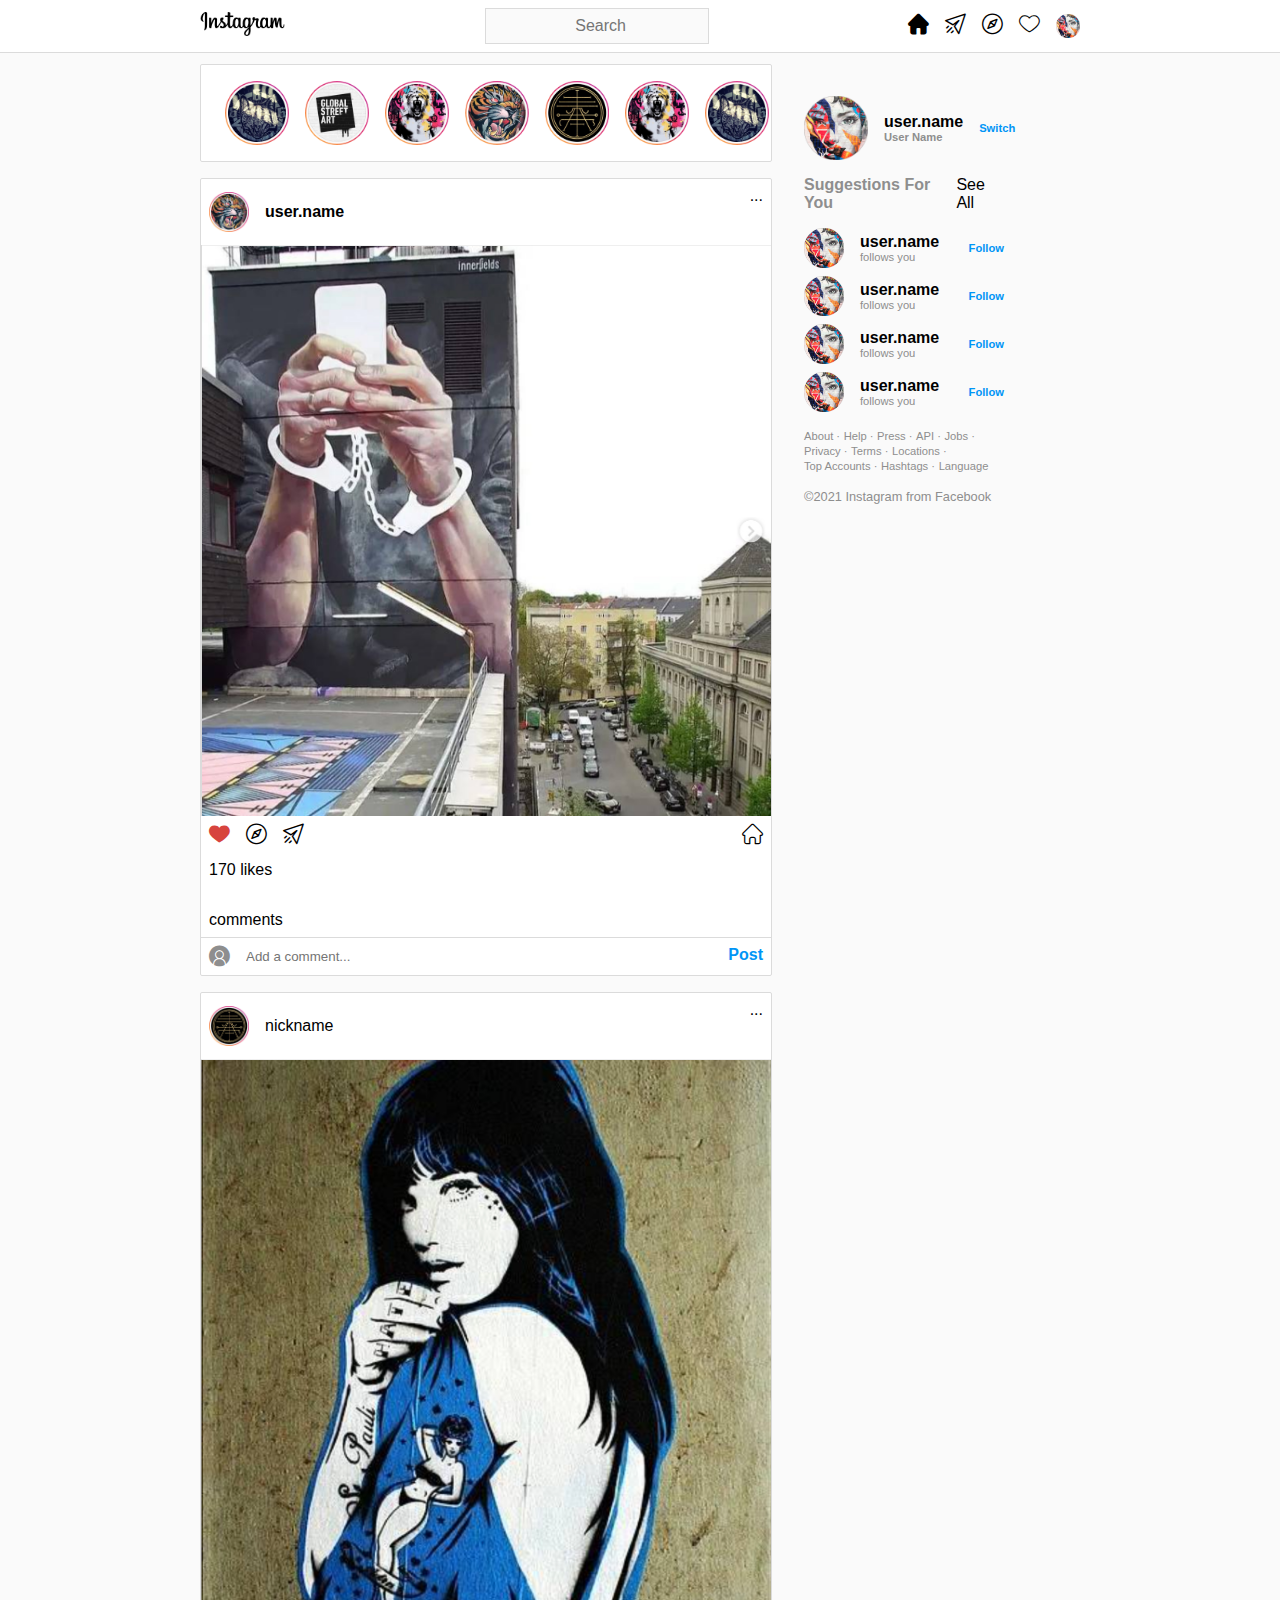
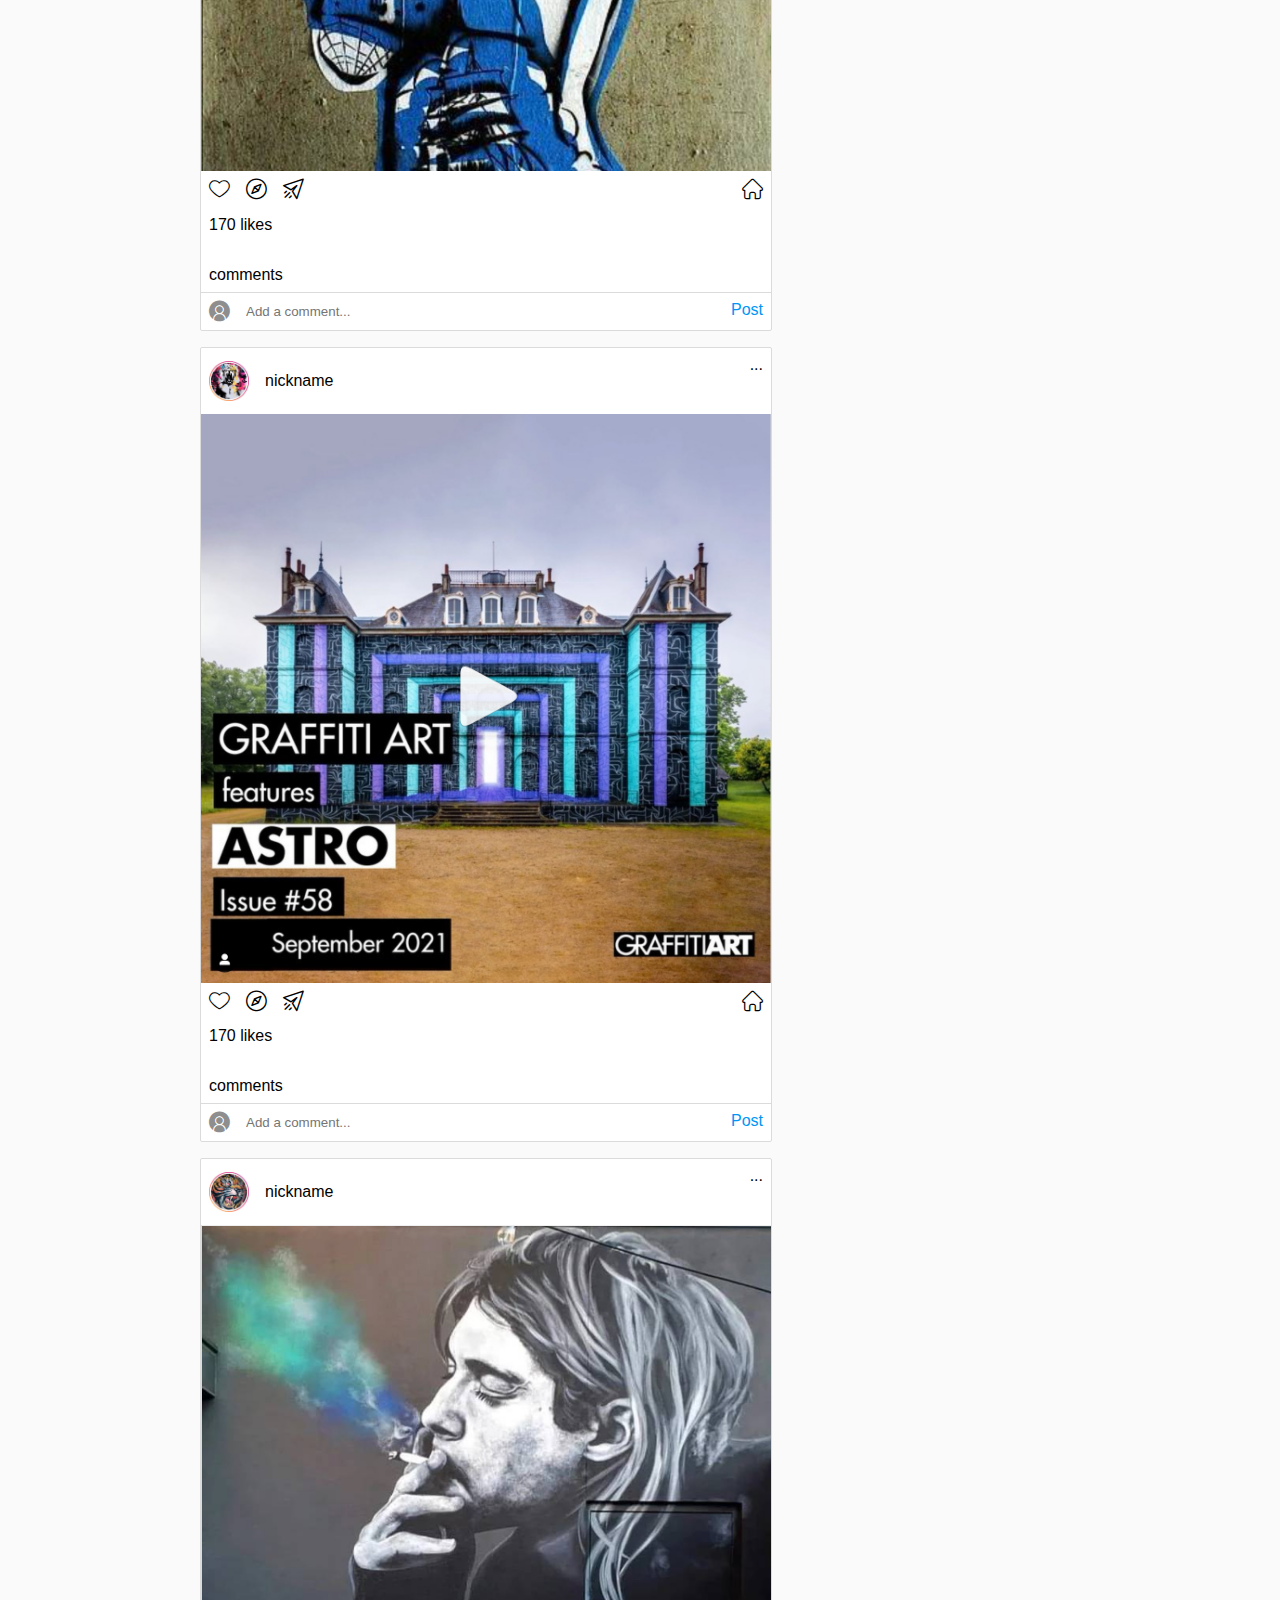
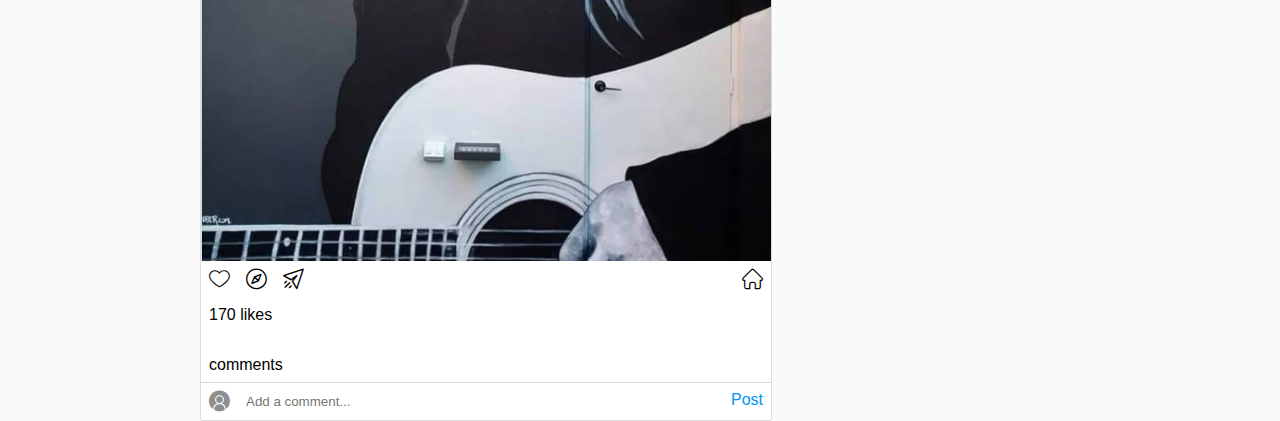
<file: src/index.html>
<!DOCTYPE html>
<html lang="en">
<head>
  <meta charset="UTF-8">
  <meta http-equiv="X-UA-Compatible" content="IE=edge">
  <meta name="viewport" content="width=device-width, initial-scale=1.0">
  <link rel="stylesheet" href="./css/main.css">
  <link rel="icon" sizes="192x192" href="./assets/img/logo-ico.png">
  <title>Instagrammy Home</title>
</head>
<body>
  <header class="header">
    <div class="header__inner">
      <span class="icon-compass hide-in-web"></span>
      <a href="./">
        <img class="logo--small" src="./assets/img/Instagram-Logo.png" alt="Instagram logo" >
      </a>
      <input type="text" class="[ input input__search ] hide-in-mobile" placeholder="Search">
      <nav>
        <ul class="menu">
          <li class="hide-in-mobile"><span class="icon-home-full"></span></li>
          <li><span class="icon-send"></span></li>
          <li class="hide-in-mobile"><span class="icon-compass"></span></li>
          <li class="hide-in-mobile"><span class="icon-heart"></span></li>
          <li class="hide-in-mobile">
            <a href="./profile.html"><img class="image image__avatar --tiny" src="./assets/img/profile/my-profile.png" alt="Instagram logo" ></a>
          </li>
        </ul>
      </nav>
    </div>
  </header>
  <main class="container column">
    <article class="column__main">
      <section class="[ box --no-border ]">
        <ul class="flex p-1 overflow-hidden">
          <li><img class="image image__avatar my-05" src="./assets/img/profile/profile01.png" alt=""></li>
          <li><img class="image image__avatar my-05" src="./assets/img/profile/profile02.png" alt=""></li>
          <li><img class="image image__avatar my-05" src="./assets/img/profile/profile03.png" alt=""></li>
          <li><img class="image image__avatar my-05" src="./assets/img/profile/profile04.png" alt=""></li>
          <li><img class="image image__avatar my-05" src="./assets/img/profile/profile05.png" alt=""></li>
          <li><img class="image image__avatar my-05" src="./assets/img/profile/profile03.png" alt=""></li>
          <li><img class="image image__avatar my-05" src="./assets/img/profile/profile01.png" alt=""></li>
          <li><img class="image image__avatar my-05" src="./assets/img/profile/profile04.png" alt=""></li>
          <li><img class="image image__avatar my-05" src="./assets/img/profile/profile05.png" alt=""></li>
          <li><img class="image image__avatar my-05" src="./assets/img/profile/profile04.png" alt=""></li>
        </ul>
      </section>
      <section class="[ box --no-border ]">
        <header class="flex-between p-05">
          <div class="flex-align-center">
            <img class="image image__avatar --small" src="./assets/img/profile/profile04.png" alt="">
            <p class="my-1 text-bold">user.name</p>
          </div>
          <span>...</span>
        </header>
        <article>
          <img class="image" src="./assets/img/post/post02.jpg" alt="">
        </article>
        <footer>
          <nav class="flex-between p-05">
            <div class="flex-column">
              <div class="flex">
                <span class="icon-heart-like"></span>
                <span class="icon-compass my-1"></span>
                <span class="icon-send"></span>
              </div>
              <p>170 likes</p>
            </div>
            <span class="icon-home"></span>
          </nav>
          <div class="p-05">
            <span>comments</span>
          </div>
          <div class="flex-between border-top p-05">
            <div class="flex">
              <span class="icon-avatar"></span>
              <input type="text" class="my-1" placeholder="Add a comment...">
            </div>
            <span class="color-success text-bold">Post</span>
          </div>
        </footer>
      </section>
      <section class="[ box --no-border ]">
        <header class="flex-between p-05">
          <div class="flex-align-center">
            <img class="image image__avatar --small" src="./assets/img/profile/profile05.png" alt="">
            <p class="my-1">nickname</p>
          </div>
          <span>...</span>
        </header>
        <article>
          <img class="image" src="./assets/img/post/post03.jpg" alt="">
        </article>
        <footer>
          <nav class="flex-between p-05">
            <div class="flex-column">
              <div class="flex">
                <span class="icon-heart"></span>
                <span class="icon-compass my-1"></span>
                <span class="icon-send"></span>
              </div>
              <p>170 likes</p>
            </div>
            <span class="icon-home"></span>
          </nav>
          <div class="p-05">
            <span>comments</span>
          </div>
          <div class="flex-between border-top p-05">
            <div class="flex">
              <span class="icon-avatar"></span>
              <input type="text" class="my-1" placeholder="Add a comment...">
            </div>
            <span class="color-success">Post</span>
          </div>
        </footer>
      </section>
      <section class="[ box --no-border ]">
        <header class="flex-between p-05">
          <div class="flex-align-center">
            <img class="image image__avatar --small" src="./assets/img/profile/profile03.png" alt="">
            <p class="my-1">nickname</p>
          </div>
          <span>...</span>
        </header>
        <article>
          <img class="image" src="./assets/img/post/post01.jpg" alt="">
        </article>
        <footer>
          <nav class="flex-between p-05">
            <div class="flex-column">
              <div class="flex">
                <span class="icon-heart"></span>
                <span class="icon-compass my-1"></span>
                <span class="icon-send"></span>
              </div>
              <p>170 likes</p>
            </div>
            <span class="icon-home"></span>
          </nav>
          <div class="p-05">
            <span>comments</span>
          </div>
          <div class="flex-between border-top p-05">
            <div class="flex">
              <span class="icon-avatar"></span>
              <input type="text" class="my-1" placeholder="Add a comment...">
            </div>
            <span class="color-success">Post</span>
          </div>
        </footer>
      </section>
      <section class="[ box --no-border ]">
        <header class="flex-between p-05">
          <div class="flex-align-center">
            <img class="image image__avatar --small" src="./assets/img/profile/profile04.png" alt="">
            <p class="my-1">nickname</p>
          </div>
          <span>...</span>
        </header>
        <article>
          <img class="image" src="./assets/img/post/post04.jpg" alt="">
        </article>
        <footer>
          <nav class="flex-between p-05">
            <div class="flex-column">
              <div class="flex">
                <span class="icon-heart"></span>
                <span class="icon-compass my-1"></span>
                <span class="icon-send"></span>
              </div>
              <p>170 likes</p>
            </div>
            <span class="icon-home"></span>
          </nav>
          <div class="p-05">
            <span>comments</span>
          </div>
          <div class="flex-between border-top p-05">
            <div class="flex">
              <span class="icon-avatar"></span>
              <input type="text" class="my-1" placeholder="Add a comment...">
            </div>
            <span class="color-success">Post</span>
          </div>
        </footer>
      </section>
    </article>
    <aside class="column__second hide-in-mobile mt-1 p-3">
      <section class="flex-between-center">
        <div class="flex-align-center">
          <img class="image image__avatar" src="./assets/img/profile/my-profile.png" alt="">
          <div class="flex-column px-1">
            <span class="text-bold">user.name</span>
            <span class="text-tag text-bold">User Name</span>
          </div>
        </div>
        <span class="text-success">Switch</span>
      </section>
      <section>
        <div class="flex-between-center">
          <p class="text-grey-dark text-bold">Suggestions For You</p>
          <span>See All</span>
        </div>
        <div class="flex-between-center pb-05">
          <div class="flex-align-center">
            <img class="image image__avatar --small" src="./assets/img/profile/my-profile.png" alt="">
            <div class="flex-column px-1">
              <span class="text-bold">user.name</span>
              <span class="text-tag">follows you</span>
            </div>
          </div>
          <span class="text-success">Follow</span>
        </div>
        <div class="flex-between-center pb-05">
          <div class="flex-align-center">
            <img class="image image__avatar --small" src="./assets/img/profile/my-profile.png" alt="">
            <div class="flex-column px-1">
              <span class="text-bold">user.name</span>
              <span class="text-tag">follows you</span>
            </div>
          </div>
          <span class="text-success">Follow</span>
        </div>
        <div class="flex-between-center pb-05">
          <div class="flex-align-center">
            <img class="image image__avatar --small" src="./assets/img/profile/my-profile.png" alt="">
            <div class="flex-column px-1">
              <span class="text-bold">user.name</span>
              <span class="text-tag">follows you</span>
            </div>
          </div>
          <span class="text-success">Follow</span>
        </div>
        <div class="flex-between-center">
          <div class="flex-align-center">
            <img class="image image__avatar --small" src="./assets/img/profile/my-profile.png" alt="">
            <div class="flex-column px-1">
              <span class="text-bold">user.name</span>
              <span class="text-tag">follows you</span>
            </div>
          </div>
          <span class="text-success">Follow</span>
        </div>
      </section>
      <footer class="footer-link --small py-1">
        <section>
          <a href="#">About · </a>
          <a href="#">Help ·</a>
          <a href="#">Press ·</a>
          <a href="#">API ·</a>
          <a href="#">Jobs ·</a>
          <a href="#">Privacy ·</a>
          <a href="#">Terms ·</a>
          <a href="#">Locations ·</a>
          <a href="#">Top Accounts ·</a>
          <a href="#">Hashtags ·</a>
          <a href="#">Language</a>
        </section>
        <section class="color-grey-dark py-1">
          <span>&copy;2021 Instagram from Facebook</span>
        </section>
      </footer>
    </aside>
  </main>
  <footer class="footer hide-in-web">
    <nav>
      <ul class="menu menu__mobile">
        <li><span class="icon-home-full"></span></li>
        <li><span class="icon-send"></span></li>
        <li><span class="icon-compass"></span></li>
        <li><span class="icon-heart"></span></li>
        <li><a href="./profile.html"><img class="image image__avatar --small" src="./assets/img/profile/my-profile.png" alt="Instagram logo" ></a></li>
      </ul>
    </nav>
  </footer>
</body>
</html>
</file>
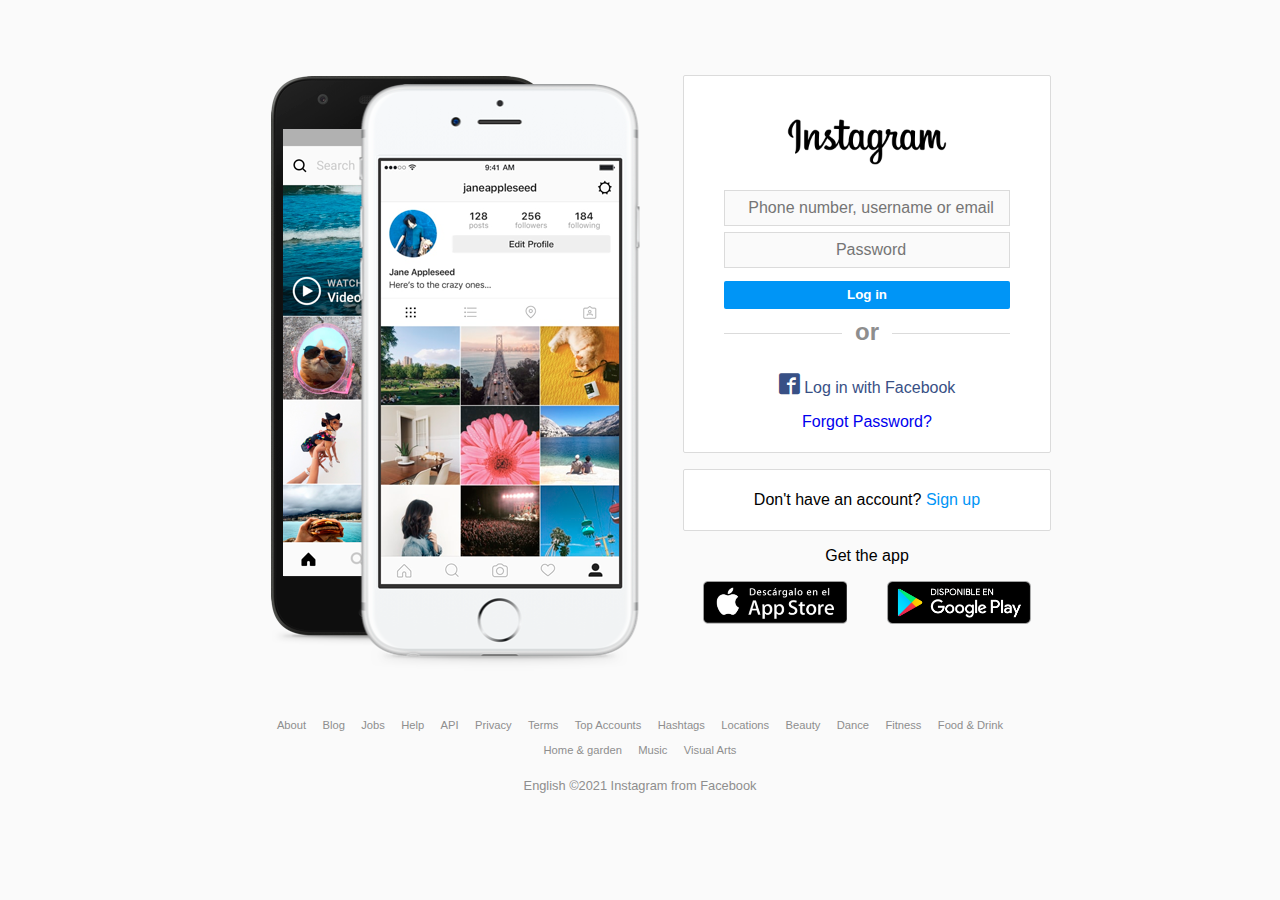
<file: src/login.html>
<!DOCTYPE html>
<html lang="en">
<head>
  <meta charset="UTF-8">
  <meta http-equiv="X-UA-Compatible" content="IE=edge">
  <meta name="viewport" content="width=device-width, initial-scale=1.0">
  <link rel="stylesheet" href="./css/main.css">
  <script src="assets/js/main.js" defer></script>
  <link rel="icon" sizes="192x192" href="./assets/img/logo-ico.png">
  <title>Instagrammy Login</title>
</head>
<body>
  <section class="container flex-column flex-center-center">
    <main class="flex-center">
      <section class="hide-in-mobile">
        <img src="./assets/img/mockup.png" alt="Mobile">
      </section>
      <section class="flex-column">
        <div class="[ box --no-border ] flex-column p-2">
          <header class="flex-center">
            <img class="logo" src="./assets/img/Instagram-Logo.png" alt="Instagram logo" >
          </header>
          <form action="" class="flex-column">
            <input type="text" class="input" placeholder="Phone number, username or email">
            <input type="password" class="input" placeholder="Password">
            <button class="button" id="login">Log in</button>
            <h2 class="overline"><span class="overline__text">or</span></h2>
            <div class="flex-column flex-center-center">
              <div class="color-facebook py-1">
                <span class="icon-facebook"></span>
                <span>Log in with Facebook</span>
              </div>
              <span><a href="#">Forgot Password?</a></span>
            </div>
          </form>
        </div>
        <div class="[ box --no-border ] text-center p-2">
          <span>Don't have an account?<a class="color-success" href="#"> Sign up</a></span>
        </div>
        <footer class="flex-column">
          <span class="text-center py-1">Get the app</span>
          <div class="flex-around">
            <img class="logo-store" src="./assets/img/app-store.png" alt="Apple store">
            <img class="logo-store" src="./assets/img/apple-store.png" alt="Google store">
          </div>
        </footer>
      </section>
    </main>
    <footer class="footer-link p-3">
      <section class="text-center">
        <a href="#">About</a>
        <a href="#">Blog</a>
        <a href="#">Jobs</a>
        <a href="#">Help</a>
        <a href="#">API</a>
        <a href="#">Privacy</a>
        <a href="#">Terms</a>
        <a href="#">Top Accounts</a>
        <a href="#">Hashtags</a>
        <a href="#">Locations</a>
        <a href="#">Beauty</a>
        <a href="#">Dance</a>
        <a href="#">Fitness</a>
        <a href="#">Food & Drink</a>
        <a href="#">Home & garden</a>
        <a href="#">Music</a>
        <a href="#">Visual Arts</a>
      </section>
      <section class="text-center color-grey-dark p-1">
        <span>English</span>
        <span>&copy;2021 Instagram from Facebook</span>
      </section>
    </footer>
  </section>
</body>
</html>
</file>
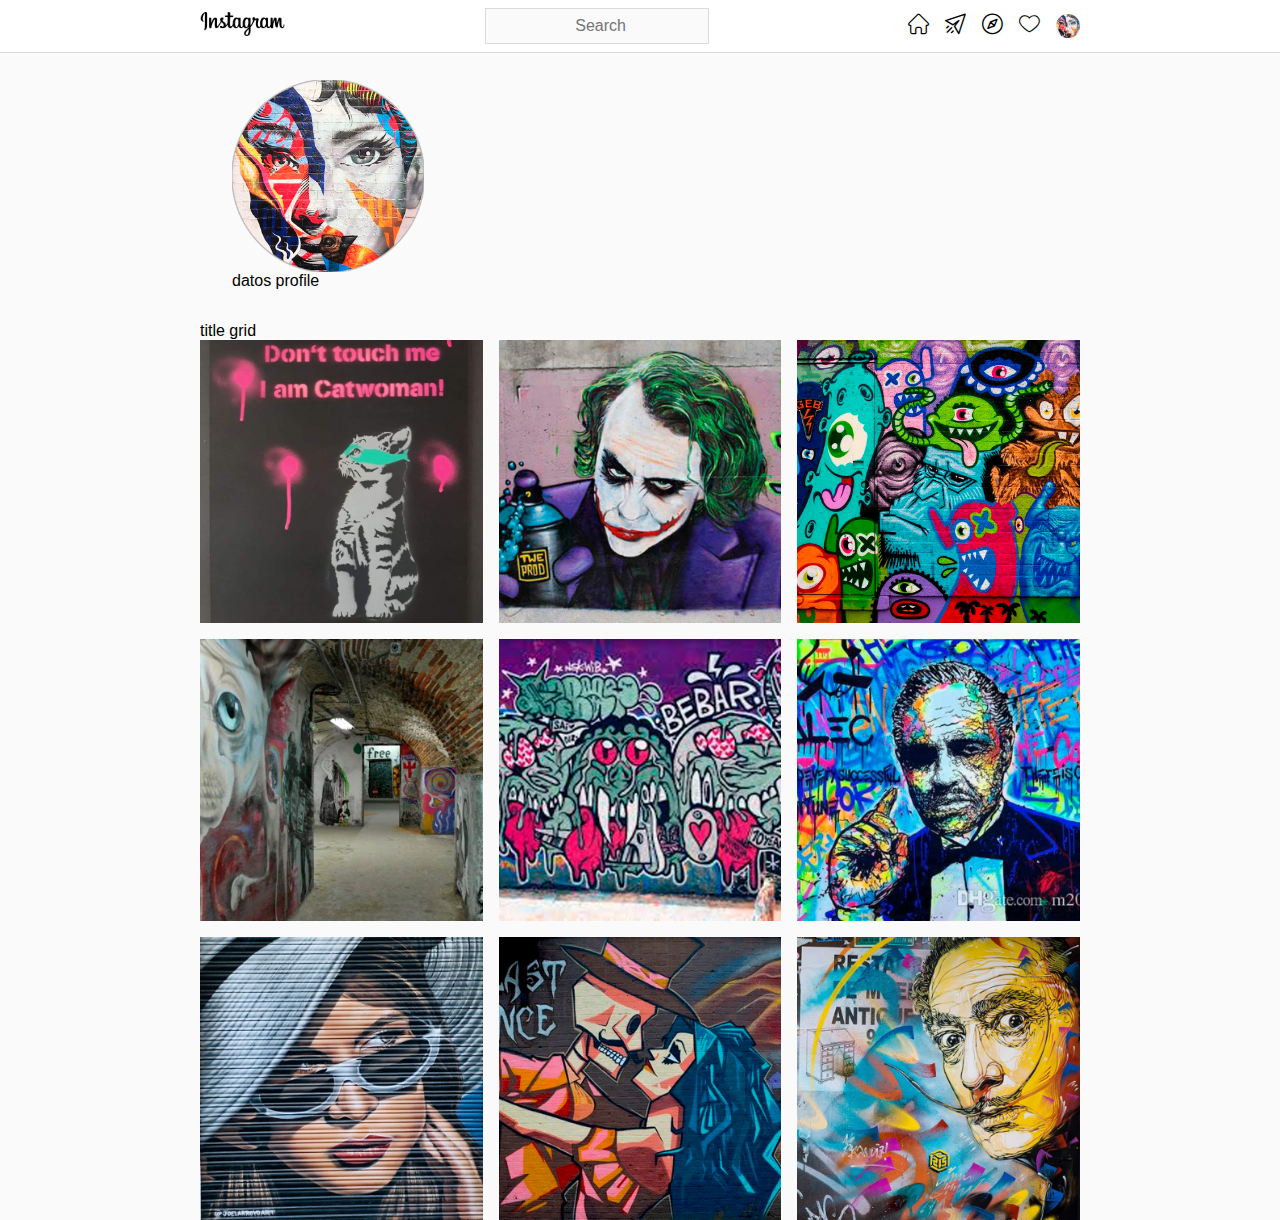
<file: src/profile.html>
<!DOCTYPE html>
<html lang="en">
<head>
  <meta charset="UTF-8">
  <meta http-equiv="X-UA-Compatible" content="IE=edge">
  <meta name="viewport" content="width=device-width, initial-scale=1.0">
  <link rel="stylesheet" href="./css/main.css">
  <link rel="icon" sizes="192x192" href="./assets/img/logo-ico.png">
  <title>Instagrammy Profile</title>
</head>
<body>
  <header class="header">
    <div class="header__inner">
      <span class="icon-compass hide-in-web"></span>
      <a href="./">
        <img class="logo--small" src="./assets/img/Instagram-Logo.png" alt="Instagram logo" >
      </a>
      <input type="text" class="[ input input__search ] hide-in-mobile" placeholder="Search">
      <nav>
        <ul class="menu">
          <li class="hide-in-mobile"><span class="icon-home"></span></li>
          <li><span class="icon-send"></span></li>
          <li class="hide-in-mobile"><span class="icon-compass"></span></li>
          <li class="hide-in-mobile"><span class="icon-heart"></span></li>
          <li class="hide-in-mobile">
            <a href="./profile.html"><img class="image image__avatar --tiny" src="./assets/img/profile/my-profile.png" alt="Instagram user image" ></a>
          </li>
        </ul>
      </nav>
    </div>
  </header>
  <main class="container column flex-column">
    <header class="p-3">
      <div><img class="image image__avatar --big" src="./assets/img/profile/my-profile.png" alt="Instagram logo" ></div>
      <div>datos profile</div>
    </header>
    <article>
      <div>title grid</div>
      <div class="grid-3-to-3">
        <img src="./assets/img/gallery/gallery01.jpg" alt="">
        <img src="./assets/img/gallery/gallery02.jpg" alt="">
        <img src="./assets/img/gallery/gallery03.jpg" alt="">
        <img src="./assets/img/gallery/gallery04.jpg" alt="">
        <img src="./assets/img/gallery/gallery05.jpg" alt="">
        <img src="./assets/img/gallery/gallery06.jpg" alt="">
        <img src="./assets/img/gallery/gallery07.jpg" alt="">
        <img src="./assets/img/gallery/gallery08.jpg" alt="">
        <img src="./assets/img/gallery/gallery09.jpg" alt="">
      </div>
    </article>
  </main>
  <footer class="footer hide-in-web">
    <nav>
      <ul class="menu menu__mobile">
        <li><span class="icon-home"></span></li>
        <li><span class="icon-send"></span></li>
        <li><span class="icon-compass"></span></li>
        <li><span class="icon-heart"></span></li>
        <li><span class="icon-avatar"></span></li>
      </ul>
    </nav>
  </footer>
</body>
</html>
</file>
<file: src/css/main.css>
@charset "UTF-8";
*,
*::before,
*::after {
  padding: 0;
  margin: 0;
  border: 0;
  box-sizing: border-box;
  text-rendering: optimizeLegibility;
  text-decoration: none;
  -webkit-font-smoothing: antialiased;
  -moz-osx-font-smoothing: grayscale;
}

html {
  font-size: 16px;
}

body {
  font-family: "Lato", sans-serif;
  color: #000000;
  background-color: #fafafa;
}
@media screen and (max-width: 875px) {
  body {
    background-color: #ffffff;
  }
}

p {
  padding: 1rem 0;
}

img {
  width: 100%;
}

ul {
  list-style: none;
  padding-left: 0;
}

.grid-3-to-3, .grid-2-to-1 {
  display: grid;
  grid-gap: 1rem;
}

.grid-2-to-1 {
  grid-template-columns: 2fr 1fr;
}
@media screen and (max-width: 875px) {
  .grid-2-to-1 {
    grid-template-columns: auto;
  }
}

.grid-3-to-3 {
  grid-template-columns: repeat(3, 1fr);
}

.container {
  margin: auto;
  max-width: 55rem;
  min-height: 100vh;
  overflow: hidden;
}

.column {
  display: flex;
  margin-top: 3rem;
}
@media screen and (max-width: 875px) {
  .column {
    margin-top: 5rem;
  }
}
.column__main {
  width: 65%;
}
@media screen and (max-width: 875px) {
  .column__main {
    width: 100%;
  }
}
.column__second {
  width: 30%;
}

.header {
  position: fixed;
  top: 0;
  overflow: hidden;
  display: flex;
  justify-content: center;
  align-items: center;
  width: 100%;
  min-height: 3rem;
  background-color: #ffffff;
  border-bottom: 1px solid #dbdbdb;
}
@media screen and (max-width: 875px) {
  .header {
    border: none;
  }
}
.header__inner {
  display: flex;
  justify-content: space-between;
  align-items: center;
  max-width: 55rem;
  width: 100%;
}
@media screen and (max-width: 875px) {
  .header__inner {
    padding: 0 1rem;
  }
}

.footer {
  position: fixed;
  bottom: 0;
  overflow: hidden;
  display: flex;
  justify-content: center;
  align-items: center;
  width: 100%;
  background-color: #ffffff;
  border-top: 1px solid #dbdbdb;
}
.footer-link {
  font-size: 0.8rem;
}
.footer-link a {
  display: inline-block;
  margin: 0.4rem;
  font-size: 0.7rem;
  color: #8e8e8e;
}
.footer-link.--small a {
  margin: 0;
}

.menu {
  display: flex;
}
.menu li:not(:last-child) {
  padding-right: 1rem;
}
.menu__mobile {
  display: flex;
  justify-content: space-evenly;
  padding: 1rem;
}

.logo {
  max-width: 10rem;
}
.logo--small {
  height: 3rem;
}
@media screen and (max-width: 875px) {
  .logo--small {
    height: 4rem;
  }
}

.logo-store {
  max-width: 9rem;
}

.image {
  display: block;
  width: 100%;
}
.image__avatar {
  width: 4rem;
}
@media screen and (max-width: 875px) {
  .image__avatar {
    width: 5.5rem;
  }
}
.image__avatar.--big {
  width: 12rem;
}
.image__avatar.--small {
  width: 2.5rem;
}
.image__avatar.--tiny {
  width: 1.5rem;
}

[class^=icon-] {
  font-size: 1.3rem;
}
@media screen and (max-width: 875px) {
  [class^=icon-] {
    font-size: 2rem;
  }
}

.box {
  margin-top: 1rem;
  min-width: 23rem;
  background-color: #ffffff;
  border: 1px solid #dbdbdb;
  border-radius: 2px;
}
@media screen and (max-width: 875px) {
  .box.--no-border {
    border: none;
  }
}

.input {
  background: #fafafa;
  border: 1px solid #dbdbdb;
  flex: 1 0 auto;
  margin: 0.2rem 0;
  outline: 0;
  overflow: hidden;
  padding: 0.5rem 0 0.5rem 0.5rem;
  text-align: center;
  font-size: 1rem;
  text-overflow: ellipsis;
}
.input__search {
  max-width: 14rem;
}

.button {
  display: block;
  margin: 0.6rem 0;
  padding: 0.4rem;
  font-weight: 700;
  background-color: #0095f6;
  color: #ffffff;
  border-radius: 2px;
  cursor: pointer;
}

.overline {
  margin: 0.8rem 0 1.5rem;
  width: 100%;
  text-align: center;
  line-height: 0.1em;
  border-bottom: 1px solid #dbdbdb;
}

.overline__text {
  padding: 0 0.8rem;
  color: #8e8e8e;
  background: #ffffff;
}

.flex {
  display: flex;
}

.flex-inline {
  display: inline-flex;
}

.flex-center {
  display: flex;
  justify-content: center;
}

.flex-center-center {
  display: flex;
  justify-content: center;
  align-items: center;
}

.flex-align-center {
  display: flex;
  align-items: center;
}

.flex-around {
  display: flex;
  justify-content: space-around;
}

.flex-between {
  display: flex;
  justify-content: space-between;
}

.flex-between-center {
  display: flex;
  justify-content: space-between;
  align-items: center;
}

.flex-column {
  display: flex;
  flex-direction: column;
}

.flex-grow {
  flex-grow: 1;
}

.text-center {
  text-align: center;
}

.text-bold {
  font-weight: 700;
}

.text-grey-dark {
  color: #8e8e8e;
}

.text-tag {
  font-size: 0.7rem;
  color: #8e8e8e;
}

.text-success {
  font-size: 0.7rem;
  font-weight: 700;
  color: #0095f6;
}

.py-1 {
  padding: 1rem 0;
}

.px-1 {
  padding: 0 1rem;
}

.p-05 {
  padding: 0.5rem;
}

.p-1 {
  padding: 1rem;
}

.p-2 {
  padding: 1.3rem 2.5rem;
}

.p-3 {
  padding: 2rem;
}

.pb-05 {
  padding-bottom: 0.5rem;
}

.mt-1 {
  margin-top: 1rem;
}

.my-05 {
  margin: 0 0.5rem;
}

.my-1 {
  margin: 0 1rem;
}

.color-facebook {
  color: #385085;
}

.color-success {
  color: #0095f6;
}

.color-grey-dark {
  color: #8e8e8e;
}

.border-top {
  border-top: 1px solid #dbdbdb;
}

.hide-in-mobile {
  display: block;
}
@media screen and (max-width: 875px) {
  .hide-in-mobile {
    display: none;
  }
}

.hide-in-web {
  display: none;
}
@media screen and (max-width: 875px) {
  .hide-in-web {
    display: block;
  }
}

.overflow-hidden {
  overflow: hidden;
}

@font-face {
  font-family: "ico-instagram";
  src: url("../assets/fonts/ico-instagram.ttf?ew4rwv") format("truetype"), url("../assets/fonts/ico-instagram.woff?ew4rwv") format("woff"), url("../assets/fonts/ico-instagram.svg?ew4rwv#ico-instagram") format("svg");
  font-weight: normal;
  font-style: normal;
  font-display: block;
}
[class^=icon-], [class*=" icon-"] {
  /* use !important to prevent issues with browser extensions that change fonts */
  font-family: "ico-instagram" !important;
  font-style: normal;
  font-weight: normal;
  font-variant: normal;
  text-transform: none;
  line-height: 1;
  /* Better Font Rendering =========== */
  -webkit-font-smoothing: antialiased;
  -moz-osx-font-smoothing: grayscale;
}

.icon-avatar:before {
  content: "";
  color: #8e8e8e;
}

.icon-compass-full:before {
  content: "";
}

.icon-compass:before {
  content: "";
}

.icon-heart-full:before {
  content: "";
}

.icon-heart-like:before {
  content: "";
  color: #d7443e;
}

.icon-heart:before {
  content: "";
}

.icon-home-full:before {
  content: "";
}

.icon-home:before {
  content: "";
}

.icon-send-full:before {
  content: "";
}

.icon-send:before {
  content: "";
}

.icon-facebook:before {
  content: "";
}/*# sourceMappingURL=main.css.map */
</file>
